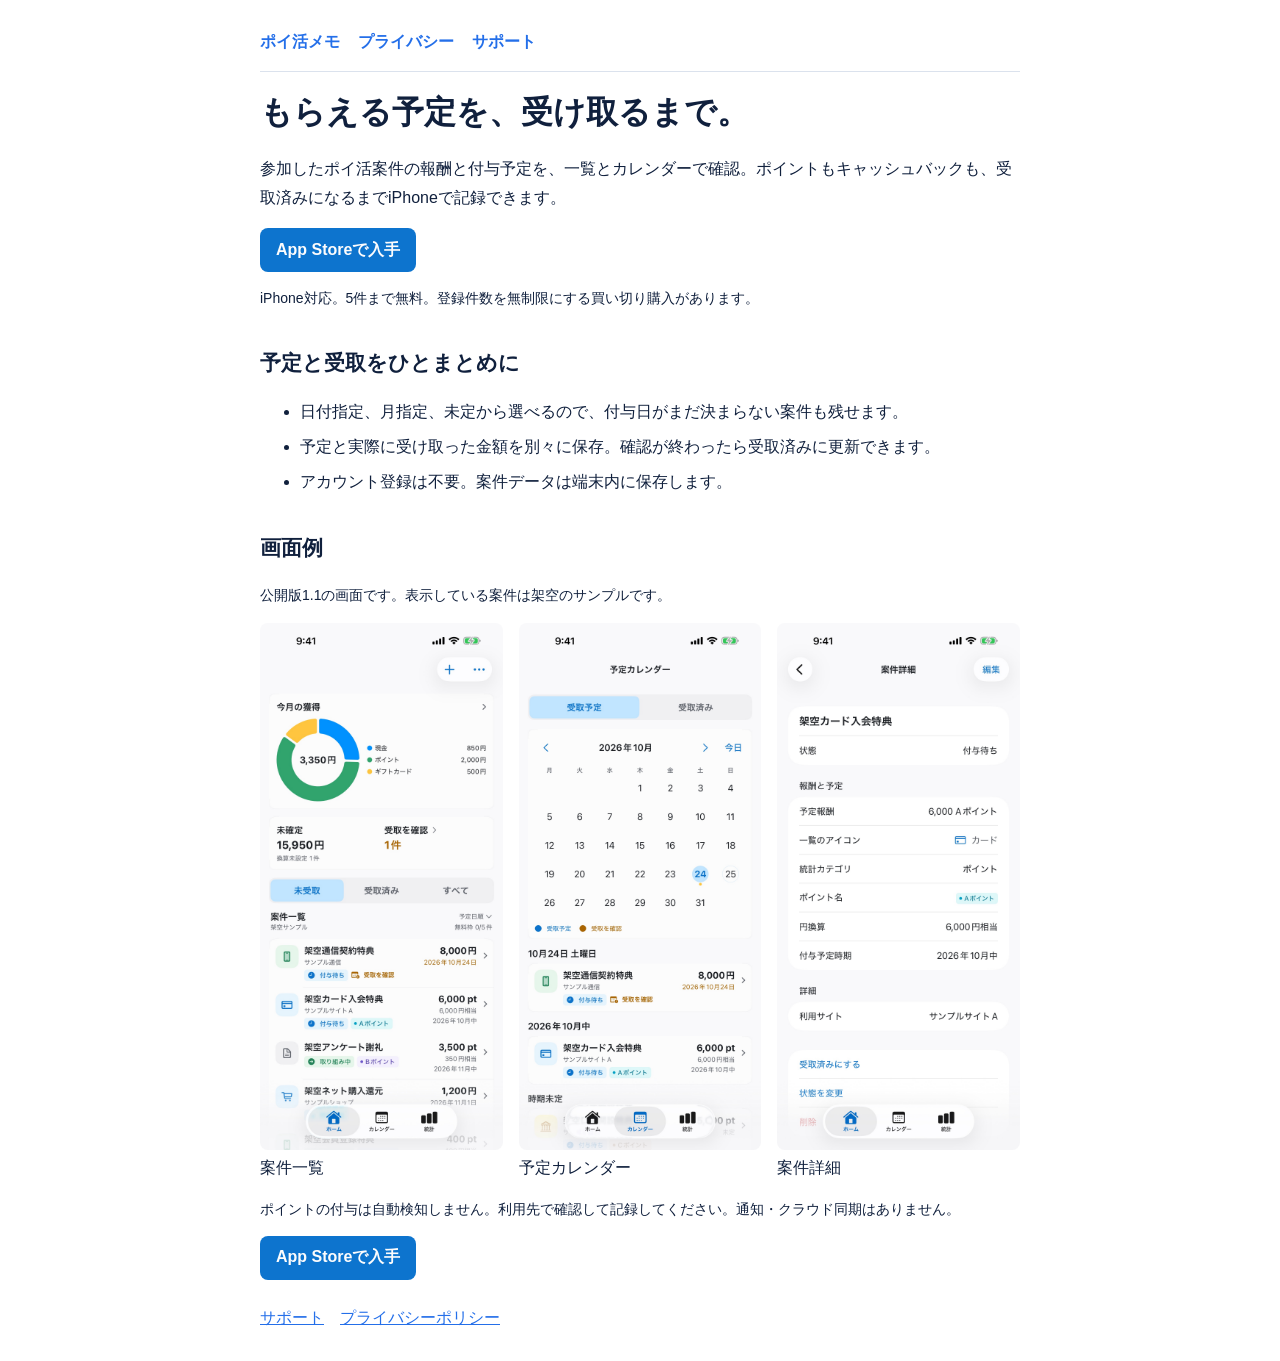
<file: index.html>
<!doctype html>
<html lang="ja">
<head>
  <meta charset="utf-8">
  <meta name="viewport" content="width=device-width, initial-scale=1">
  <title>ポイ活メモ｜ポイントとキャッシュバックの受取管理</title>
  <meta name="description" content="参加したポイ活案件の報酬と付与予定を、一覧とカレンダーで確認できるiPhoneアプリ。5件まで無料。">
  <link rel="stylesheet" href="style.css">
</head>
<body>
  <nav><a href="./index.html">ポイ活メモ</a><a href="./privacy.html">プライバシー</a><a href="./support.html">サポート</a></nav>
  <main class="store-intro">
    <h1>もらえる予定を、受け取るまで。</h1>
    <p>参加したポイ活案件の報酬と付与予定を、一覧とカレンダーで確認。ポイントもキャッシュバックも、受取済みになるまでiPhoneで記録できます。</p>
    <a class="store-link" href="https://apps.apple.com/jp/app/id6816664076?pt=128958711&amp;ct=poikatsu12_site&amp;mt=8">App Storeで入手</a>
    <p class="store-note">iPhone対応。5件まで無料。登録件数を無制限にする買い切り購入があります。</p>

    <section aria-labelledby="features">
      <h2 id="features">予定と受取をひとまとめに</h2>
      <ul>
        <li>日付指定、月指定、未定から選べるので、付与日がまだ決まらない案件も残せます。</li>
        <li>予定と実際に受け取った金額を別々に保存。確認が終わったら受取済みに更新できます。</li>
        <li>アカウント登録は不要。案件データは端末内に保存します。</li>
      </ul>
    </section>

    <section aria-labelledby="screens">
      <h2 id="screens">画面例</h2>
      <p class="store-note">公開版1.1の画面です。表示している案件は架空のサンプルです。</p>
      <div class="store-screens">
        <figure>
          <a href="./app-home.jpg"><img src="./app-home.jpg" width="1320" height="2868" loading="lazy" alt="未受取の案件と確認が必要な報酬を表示するホーム画面"></a>
          <figcaption>案件一覧</figcaption>
        </figure>
        <figure>
          <a href="./app-calendar.jpg"><img src="./app-calendar.jpg" width="1320" height="2868" loading="lazy" alt="日付と月指定の受取予定を確認できるカレンダー"></a>
          <figcaption>予定カレンダー</figcaption>
        </figure>
        <figure>
          <a href="./app-detail.jpg"><img src="./app-detail.jpg" width="1320" height="2868" loading="lazy" alt="予定報酬と付与予定を確認し、受取済みに更新できる案件詳細"></a>
          <figcaption>案件詳細</figcaption>
        </figure>
      </div>
    </section>

    <p class="store-note">ポイントの付与は自動検知しません。利用先で確認して記録してください。通知・クラウド同期はありません。</p>
    <a class="store-link" href="https://apps.apple.com/jp/app/id6816664076?pt=128958711&amp;ct=poikatsu12_site&amp;mt=8">App Storeで入手</a>
    <footer class="store-footer">
      <a href="./support.html">サポート</a>
      <a href="./privacy.html">プライバシーポリシー</a>
    </footer>
  </main>
</body>
</html>
</file>
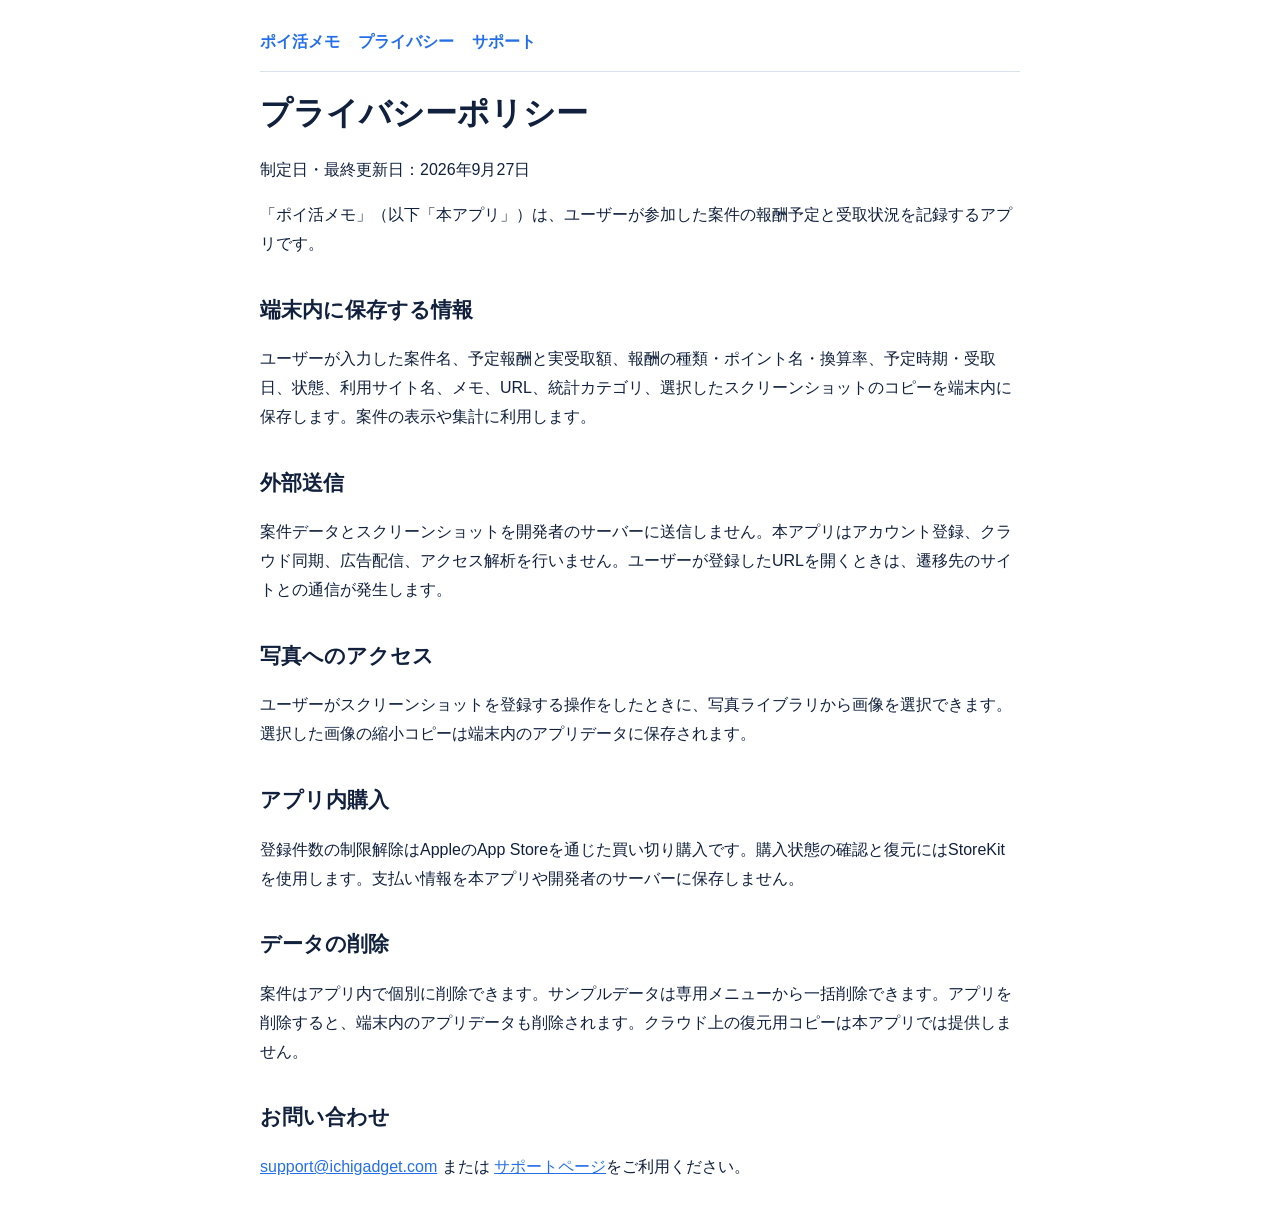
<file: privacy.html>
<!doctype html>
<html lang="ja">
<head><meta charset="utf-8"><meta name="viewport" content="width=device-width, initial-scale=1"><title>ポイ活メモ プライバシーポリシー</title><link rel="stylesheet" href="style.css"></head>
<body>
  <nav><a href="./index.html">ポイ活メモ</a><a href="./privacy.html">プライバシー</a><a href="./support.html">サポート</a></nav>
  <main>
    <h1>プライバシーポリシー</h1>
    <p>制定日・最終更新日：2026年9月27日</p>
    <p>「ポイ活メモ」（以下「本アプリ」）は、ユーザーが参加した案件の報酬予定と受取状況を記録するアプリです。</p>
    <h2>端末内に保存する情報</h2>
    <p>ユーザーが入力した案件名、予定報酬と実受取額、報酬の種類・ポイント名・換算率、予定時期・受取日、状態、利用サイト名、メモ、URL、統計カテゴリ、選択したスクリーンショットのコピーを端末内に保存します。案件の表示や集計に利用します。</p>
    <h2>外部送信</h2>
    <p>案件データとスクリーンショットを開発者のサーバーに送信しません。本アプリはアカウント登録、クラウド同期、広告配信、アクセス解析を行いません。ユーザーが登録したURLを開くときは、遷移先のサイトとの通信が発生します。</p>
    <h2>写真へのアクセス</h2>
    <p>ユーザーがスクリーンショットを登録する操作をしたときに、写真ライブラリから画像を選択できます。選択した画像の縮小コピーは端末内のアプリデータに保存されます。</p>
    <h2>アプリ内購入</h2>
    <p>登録件数の制限解除はAppleのApp Storeを通じた買い切り購入です。購入状態の確認と復元にはStoreKitを使用します。支払い情報を本アプリや開発者のサーバーに保存しません。</p>
    <h2>データの削除</h2>
    <p>案件はアプリ内で個別に削除できます。サンプルデータは専用メニューから一括削除できます。アプリを削除すると、端末内のアプリデータも削除されます。クラウド上の復元用コピーは本アプリでは提供しません。</p>
    <h2>お問い合わせ</h2>
    <p><a href="mailto:support@ichigadget.com">support@ichigadget.com</a> または <a href="./support.html">サポートページ</a>をご利用ください。</p>
  </main>
</body>
</html>
</file>
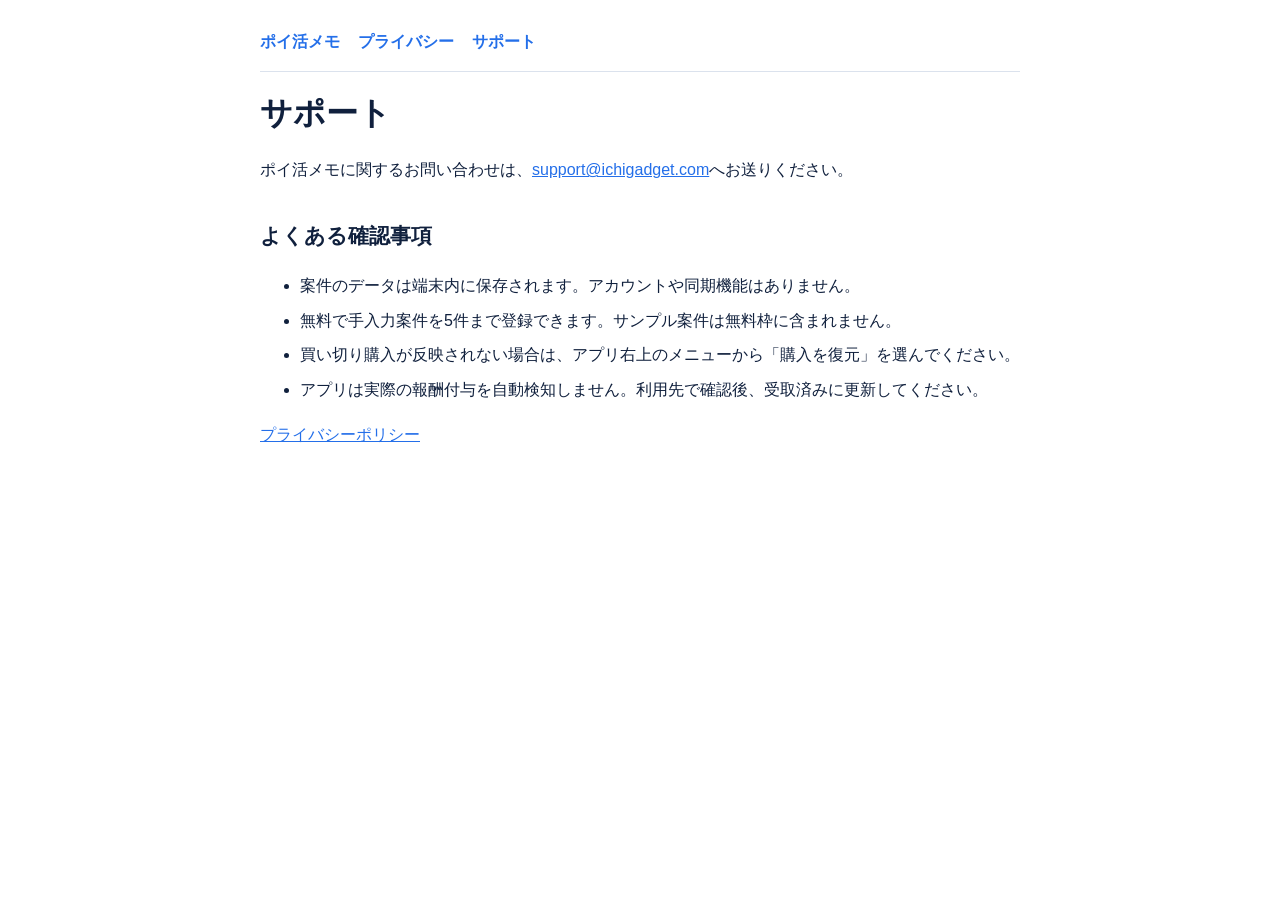
<file: support.html>
<!doctype html>
<html lang="ja">
<head><meta charset="utf-8"><meta name="viewport" content="width=device-width, initial-scale=1"><title>ポイ活メモ サポート</title><link rel="stylesheet" href="style.css"></head>
<body>
  <nav><a href="./index.html">ポイ活メモ</a><a href="./privacy.html">プライバシー</a><a href="./support.html">サポート</a></nav>
  <main>
    <h1>サポート</h1>
    <p>ポイ活メモに関するお問い合わせは、<a href="mailto:support@ichigadget.com?subject=%E3%83%9D%E3%82%A4%E6%B4%BB%E3%83%A1%E3%83%A2">support@ichigadget.com</a>へお送りください。</p>
    <h2>よくある確認事項</h2>
    <ul>
      <li>案件のデータは端末内に保存されます。アカウントや同期機能はありません。</li>
      <li>無料で手入力案件を5件まで登録できます。サンプル案件は無料枠に含まれません。</li>
      <li>買い切り購入が反映されない場合は、アプリ右上のメニューから「購入を復元」を選んでください。</li>
      <li>アプリは実際の報酬付与を自動検知しません。利用先で確認後、受取済みに更新してください。</li>
    </ul>
    <p><a href="./privacy.html">プライバシーポリシー</a></p>
  </main>
</body>
</html>
</file>
<file: style.css>
body{font-family:-apple-system,BlinkMacSystemFont,"Hiragino Sans","Yu Gothic",sans-serif;line-height:1.8;color:#10203d;background:#fff;max-width:760px;margin:0 auto;padding:28px 20px}nav{display:flex;gap:18px;flex-wrap:wrap;border-bottom:1px solid #dbe2ed;padding-bottom:14px}a{color:#246fe9}nav a{text-decoration:none;font-weight:600}h1{font-size:2rem;line-height:1.3}h2{font-size:1.3rem;margin-top:2rem}li{margin:6px 0}@media(prefers-color-scheme:dark){body{color:#eef2fa;background:#111827}nav{border-color:#344055}a{color:#79aaff}}

.store-intro h1 { margin-top: 1.25rem; }
.store-link {
  display: inline-flex;
  min-height: 44px;
  align-items: center;
  padding: 0 1rem;
  border-radius: 8px;
  background: #0d74ce;
  color: #fcfcfd;
  text-decoration: none;
  font-weight: 600;
}
.store-link:hover { background: #113264; }
.store-link:focus-visible { outline: 2px solid currentColor; outline-offset: -5px; }
.store-note { font-size: .875rem; }
.store-screens {
  display: grid;
  grid-template-columns: repeat(auto-fit, minmax(min(100%, 10rem), 1fr));
  gap: 1rem;
}
.store-screens figure { margin: 0; }
.store-screens a { display: block; }
.store-screens img { display: block; width: 100%; height: auto; border-radius: 8px; }
.store-screens figcaption { margin-top: .25rem; }
.store-footer { display: flex; flex-wrap: wrap; gap: .75rem 1rem; margin-top: 1.5rem; }
</file>
